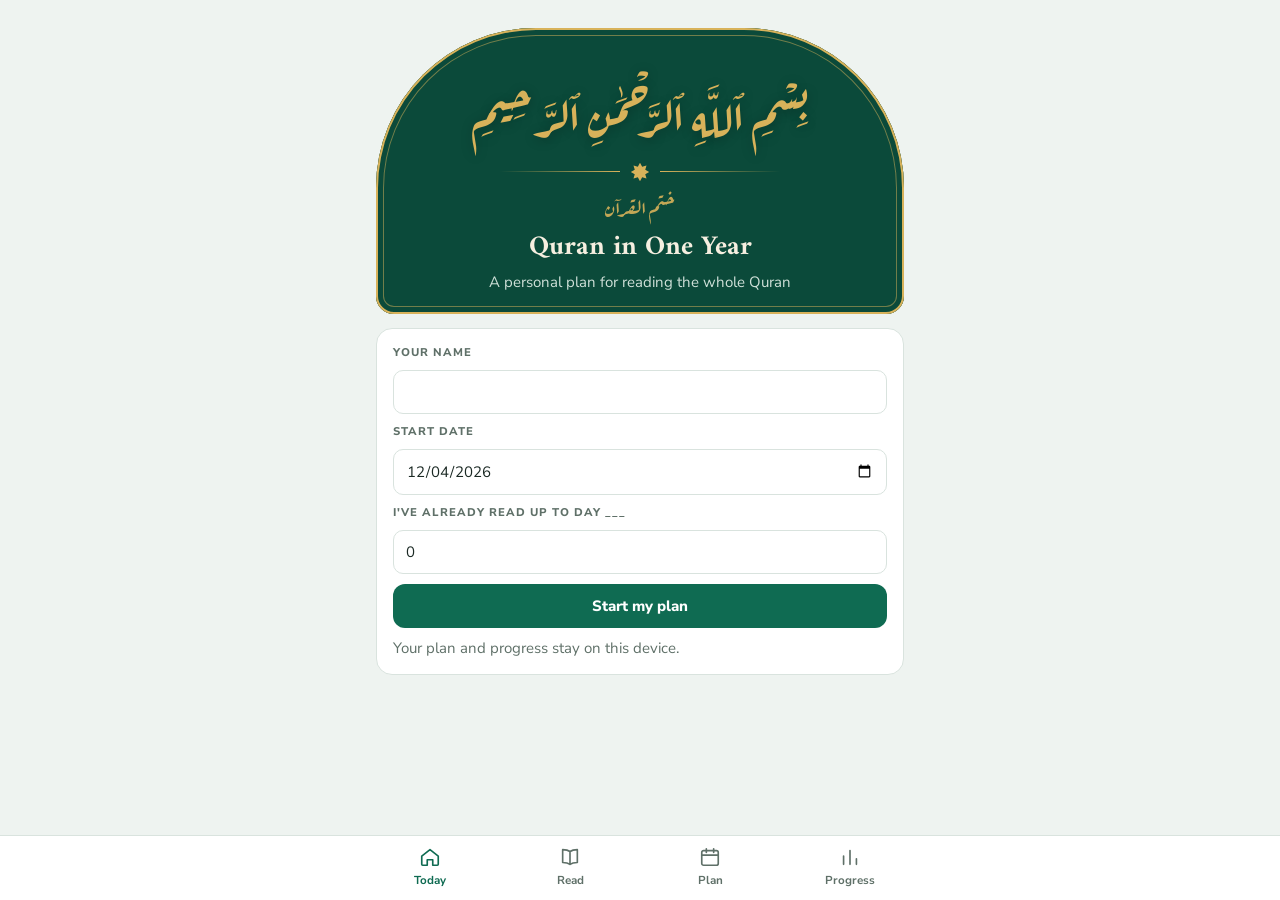
<file: index.html>
<!doctype html>
<html lang="en">
<head>
<meta charset="utf-8"><meta name="viewport" content="width=device-width,initial-scale=1,viewport-fit=cover">
<meta name="theme-color" content="#0f6b52"><meta name="apple-mobile-web-app-capable" content="yes"><meta name="apple-mobile-web-app-status-bar-style" content="default">
<meta name="description" content="Read the whole Quran in one year, with a personal start date and offline access.">
<title>Quran in One Year</title><link rel="manifest" href="./manifest.webmanifest"><link rel="apple-touch-icon" href="./icons/apple-touch-icon.png"><link rel="icon" href="./icons/quran.svg" type="image/svg+xml">
<link rel="preconnect" href="https://fonts.googleapis.com"><link rel="preconnect" href="https://fonts.gstatic.com" crossorigin><link rel="stylesheet" href="https://fonts.googleapis.com/css2?family=Amiri:wght@700&family=Amiri+Quran&family=Aref+Ruqaa:wght@700&family=Noto+Sans+Bengali:wght@400;600&family=Nunito+Sans:wght@400;600;700;800&display=swap">
<link rel="stylesheet" href="./styles.css">
</head><body>
<main class="screen" id="app" aria-live="polite"></main>
<nav class="tabs" role="tablist" aria-label="Main navigation" hidden>
<button role="tab" data-v="today" aria-selected="true"><svg viewBox="0 0 24 24"><path d="M3 11l9-7 9 7v9a1 1 0 0 1-1 1h-5v-6h-6v6H4a1 1 0 0 1-1-1z"/></svg>Today</button>
<button role="tab" data-v="read" aria-selected="false"><svg viewBox="0 0 24 24"><path d="M12 6c-2-1.5-5-2-8-2v14c3 0 6 .5 8 2 2-1.5 5-2 8-2V4c-3 0-6 .5-8 2zM12 6v14"/></svg>Read</button>
<button role="tab" data-v="plan" aria-selected="false"><svg viewBox="0 0 24 24"><rect x="3" y="5" width="18" height="16" rx="2"/><path d="M3 10h18M8 3v4M16 3v4"/></svg>Plan</button>
<button role="tab" data-v="stats" aria-selected="false"><svg viewBox="0 0 24 24"><path d="M5 20V11M12 20V5M19 20v-6"/></svg>Progress</button>
</nav><script type="module" src="./app.js"></script></body></html>
</file>
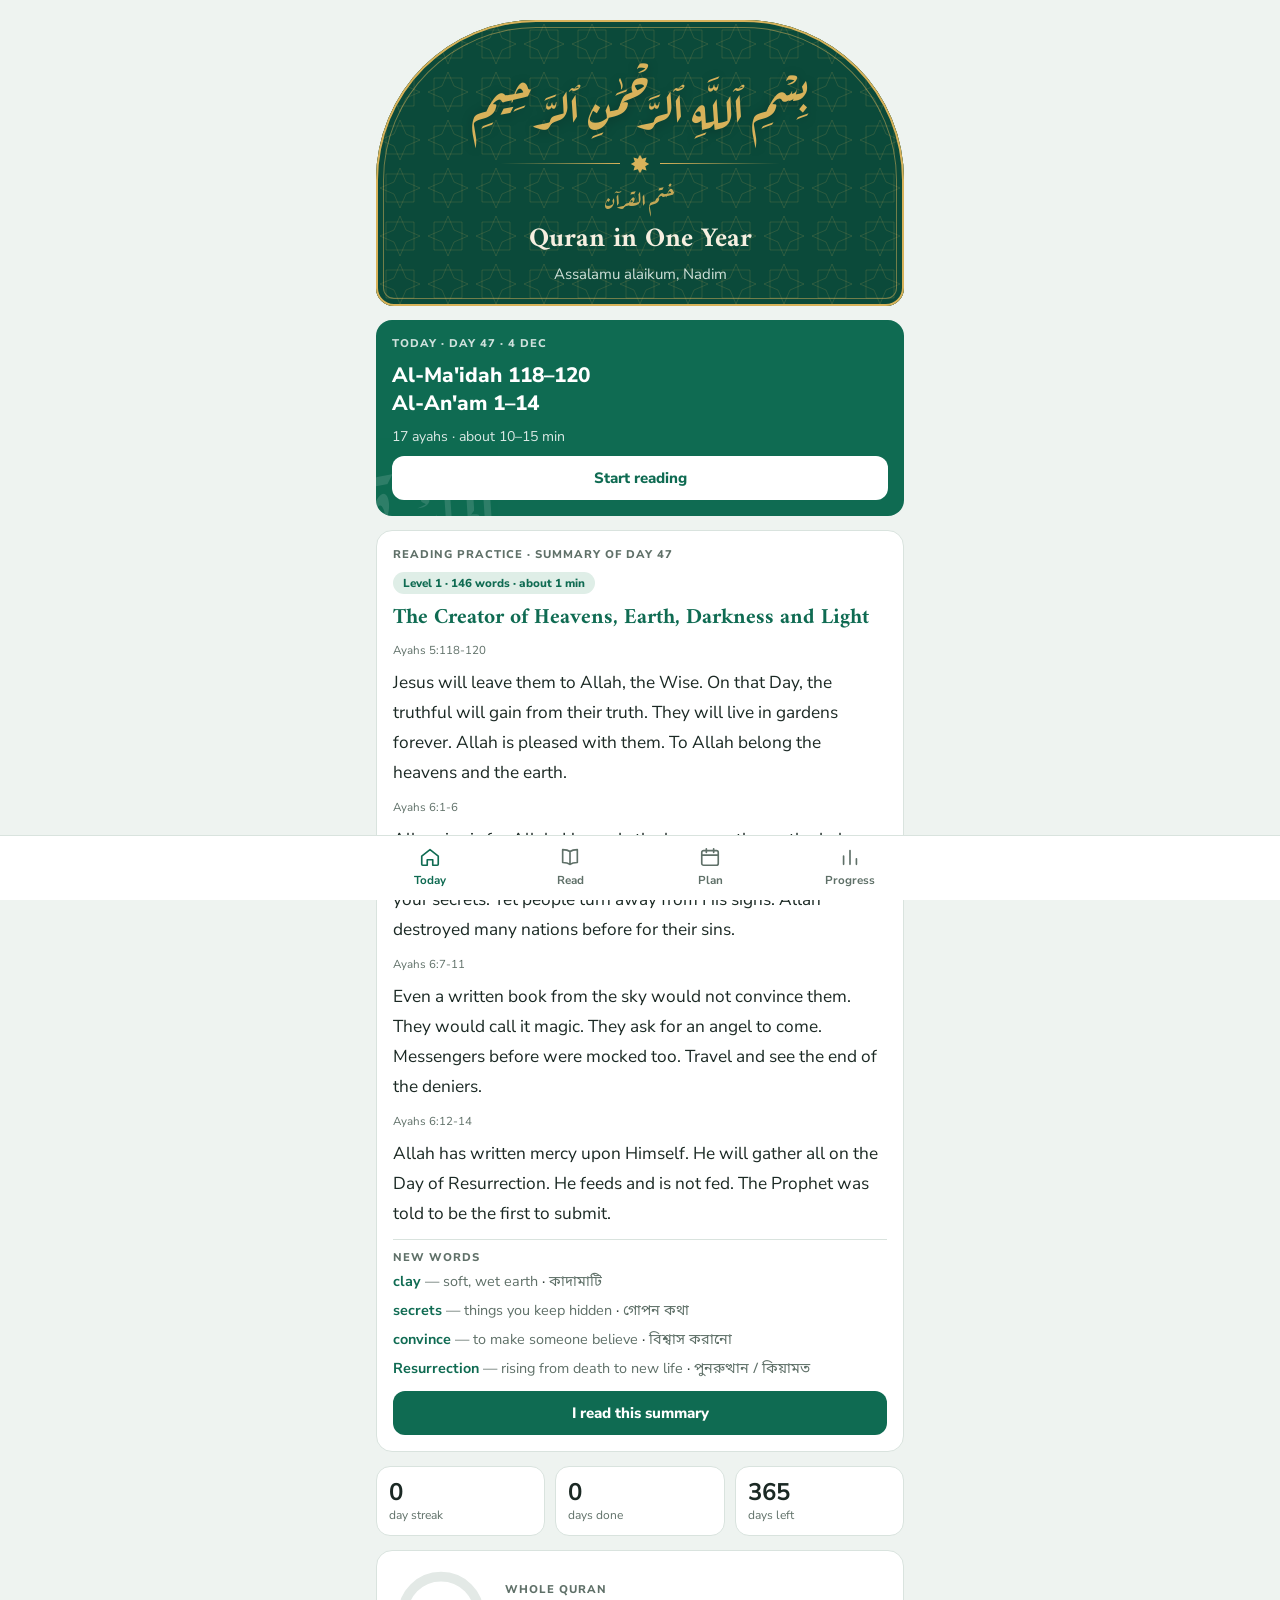
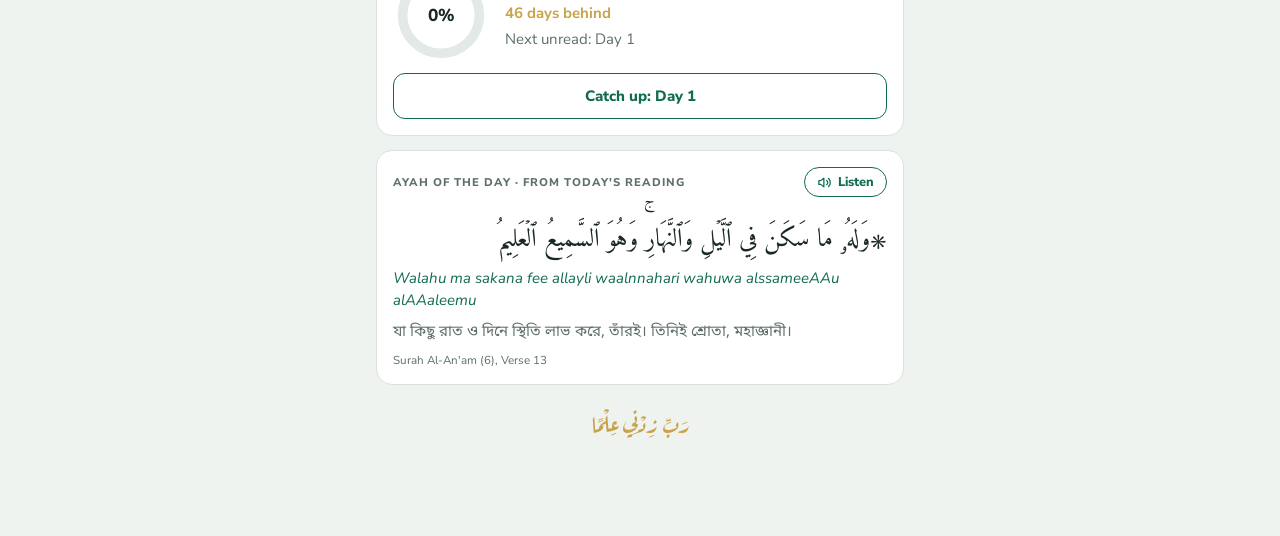
<file: reference/original-index.html>
<!doctype html><html><head><meta charset=utf8><meta name=viewport content="width=device-width,initial-scale=1,viewport-fit=cover"><style>:root{color-scheme:light;box-sizing:border-box;padding-top:env(safe-area-inset-top,0px);padding-bottom:env(safe-area-inset-bottom,0px)}html{scroll-padding-top:env(safe-area-inset-top,0px)}body{margin:0;padding:0;font:14px -apple-system,BlinkMacSystemFont,sans-serif;background:#fff;color:#000}img{max-width:100%}[hidden]:not([hidden=until-found i]){display:none!important}</style></head><body>
<title>Quran in One Year</title>

<link rel="stylesheet" href="https://fonts.googleapis.com/css2?family=Amiri:wght@700&family=Amiri+Quran&family=Aref+Ruqaa:wght@700&family=Noto+Sans+Bengali:wght@400;600&family=Nunito+Sans:wght@400;600;700;800&display=swap">
<style>
/* Layout: phone app shell — scrolling screen + fixed bottom tab bar; deep green header band on Today */
:root{--bg:#eef3f0;--card:#ffffff;--fg:#1b2924;--muted:#5f7068;--line:#d9e3de;--accent:#0f6b52;--accent2:#c9a24a;--soft:#dfeee7;--empty:#e3e9e6;--onacc:#ffffff;--deep:#0b4a3a;--gold:#d8b25a;--goldsoft:rgba(216,178,90,.5);
--display:'Amiri',Georgia,serif;--body:'Nunito Sans',system-ui,sans-serif;--ar:'Amiri Quran','Amiri',serif;--cal:'Aref Ruqaa','Amiri',serif;--bn:'Noto Sans Bengali','Nunito Sans',sans-serif}
@media (prefers-color-scheme:dark){:root:not([data-theme="light"]){--bg:#0e1714;--card:#16221e;--fg:#e3ece8;--muted:#9aaca4;--line:#26352f;--accent:#4fbf98;--accent2:#d9b562;--soft:#1c3029;--empty:#1f2c27;--onacc:#0e1714;color-scheme:dark}}
:root[data-theme="dark"]{--bg:#0e1714;--card:#16221e;--fg:#e3ece8;--muted:#9aaca4;--line:#26352f;--accent:#4fbf98;--accent2:#d9b562;--soft:#1c3029;--empty:#1f2c27;--onacc:#0e1714;color-scheme:dark}
*{box-sizing:border-box}
body{background:var(--bg);color:var(--fg);font-family:var(--body);font-size:15px}
.screen{max-width:560px;margin:0 auto;padding-block:20px calc(96px + env(safe-area-inset-bottom,0px));padding-left:max(16px,env(safe-area-inset-left,0px));padding-right:max(16px,env(safe-area-inset-right,0px));display:flex;flex-direction:column;gap:14px}
.card{background:var(--card);border:1px solid var(--line);border-radius:16px;padding:16px;display:flex;flex-direction:column;gap:10px;min-width:0}
.lbl{font-size:.7rem;letter-spacing:.09em;text-transform:uppercase;color:var(--muted);font-weight:800}
h1{font-family:var(--display);color:var(--accent);font-size:1.9rem;margin:0;line-height:1.2}
.hello{color:var(--muted);margin:0}
.hero{background:var(--accent);color:var(--onacc);border:0}
.hero .lbl{color:var(--onacc);opacity:.8}
.hero .big{font-size:1.3rem;font-weight:800;line-height:1.35}
.hero .meta{opacity:.85;font-size:.88rem}
.btn{font:inherit;font-weight:800;border:0;border-radius:12px;padding:12px 16px;cursor:pointer;background:var(--onacc);color:var(--accent)}
.btn.ghost{background:transparent;border:1px solid var(--accent);color:var(--accent)}
.btn.fill{background:var(--accent);color:var(--onacc)}
button:focus-visible{outline:2px solid var(--accent2);outline-offset:2px}
.tiles{display:grid;grid-template-columns:repeat(3,1fr);gap:10px}
.tile{background:var(--card);border:1px solid var(--line);border-radius:14px;padding:12px;display:flex;flex-direction:column;gap:2px;min-width:0}
.tile b{font-size:1.5rem;font-variant-numeric:tabular-nums;line-height:1.1}
.tile span{font-size:.75rem;color:var(--muted)}
.ringrow{display:flex;align-items:center;gap:16px}
.ring{width:96px;height:96px;flex:none}
.ring circle{fill:none;stroke-width:10}
.ring .bg{stroke:var(--empty)}.ring .fg{stroke:var(--accent);stroke-linecap:round;transition:stroke-dashoffset .6s}
.ring text{fill:var(--fg);font:800 18px var(--body)}
.status{font-weight:700}.status.ok{color:var(--accent)}.status.late{color:var(--accent2)}
.heat{display:grid;grid-template-columns:repeat(auto-fill,minmax(11px,1fr));gap:3px}
.heat i{aspect-ratio:1;border-radius:3px;background:var(--empty);max-width:100%}
.heat i.d{background:var(--accent)}.heat i.t{outline:2px solid var(--accent2);outline-offset:1px}
.juz{display:grid;grid-template-columns:repeat(10,1fr);gap:6px}
.juz div{display:flex;flex-direction:column;align-items:center;gap:3px;font-size:.68rem;color:var(--muted);font-variant-numeric:tabular-nums}
.juz .b{width:100%;height:34px;background:var(--empty);border-radius:6px;position:relative;overflow:hidden}
.juz .b i{position:absolute;left:0;right:0;bottom:0;background:var(--accent)}
.legend{display:flex;gap:14px;font-size:.75rem;color:var(--muted);align-items:center}
.legend i{display:inline-block;width:10px;height:10px;border-radius:3px;margin-right:5px;vertical-align:-1px}
/* reader */
.ay{border-top:1px solid var(--line);padding-top:14px;display:flex;flex-direction:column;gap:8px}
.ar{font-family:var(--ar);font-size:1.7rem;line-height:2.3;direction:rtl;text-align:right}
.tr{font-style:italic;color:var(--accent);line-height:1.5}
.bnt{font-family:var(--bn);color:var(--muted);line-height:1.6}
.sh{font-family:var(--display);font-size:1.3rem;color:var(--accent)}
.ayh{display:flex;justify-content:space-between;align-items:center;gap:8px}
.lis{display:inline-flex;align-items:center;gap:6px;font-size:.8rem;font-weight:800;color:var(--accent);text-decoration:none;border:1px solid var(--accent);border-radius:999px;padding:5px 12px}
.lis svg{width:15px;height:15px;fill:none;stroke:currentColor;stroke-width:2;stroke-linecap:round;stroke-linejoin:round}
.lis:focus-visible{outline:2px solid var(--accent2);outline-offset:2px}
.num{font-size:.72rem;color:var(--muted);font-variant-numeric:tabular-nums}
.nav{display:flex;gap:8px;flex-wrap:wrap}.nav .btn{flex:1}
/* plan list */
h2{font-size:.85rem;margin:8px 0 0;color:var(--accent)}
.row{display:grid;grid-template-columns:24px 62px 1fr;gap:10px;align-items:start;padding:10px 0;border-bottom:1px solid var(--line)}
.row .dt{color:var(--muted);font-size:.78rem;font-variant-numeric:tabular-nums}
.row .rd{min-width:0;text-align:left;font:inherit;background:none;border:0;padding:0;color:var(--fg);cursor:pointer}
.row.done .rd{color:var(--muted);text-decoration:line-through}
.row.now{background:var(--soft);border-radius:8px}
input[type=checkbox]{width:18px;height:18px;accent-color:var(--accent);margin-top:2px}
.src{font-size:.72rem;color:var(--muted)}
/* tab bar */
.tabs{position:fixed;left:0;right:0;bottom:0;background:var(--card);border-top:1px solid var(--line);display:flex;justify-content:center;padding-bottom:env(safe-area-inset-bottom,0px);padding-left:max(8px,env(safe-area-inset-left,0px));padding-right:max(8px,env(safe-area-inset-right,0px));z-index:5}
.tabs button{flex:1;max-width:140px;font:inherit;font-size:.72rem;font-weight:700;background:none;border:0;color:var(--muted);padding:10px 4px 12px;display:flex;flex-direction:column;align-items:center;gap:4px;cursor:pointer}
.tabs svg{width:22px;height:22px;fill:none;stroke:currentColor;stroke-width:1.8;stroke-linecap:round;stroke-linejoin:round}
.tabs button[aria-selected=true]{color:var(--accent)}
.crown{position:relative;border-radius:160px 160px 18px 18px;overflow:hidden;padding:44px 20px 22px;text-align:center;background:var(--deep);color:var(--gold);display:flex;flex-direction:column;align-items:center;gap:8px;box-shadow:inset 0 0 0 2px var(--gold),inset 0 0 0 7px var(--deep),inset 0 0 0 8px var(--goldsoft)}
.crown .pat{position:absolute;inset:0;width:100%;height:100%;pointer-events:none}
.crown .pat path{fill:none;stroke:var(--gold);stroke-width:.7;opacity:.22}
.crown>*:not(.pat){position:relative}
.basmala{font-family:var(--cal);font-size:clamp(2.2rem,10vw,3.2rem);line-height:1.6;color:var(--gold);direction:rtl;margin:0;opacity:0;animation:rise 1.4s ease-out .1s forwards;text-shadow:0 2px 12px rgba(0,0,0,.25)}
.orn{display:flex;align-items:center;gap:10px;width:72%;max-width:280px}
.orn::before,.orn::after{content:"";flex:1;height:1px;background:linear-gradient(90deg,transparent,var(--gold))}
.orn::after{transform:scaleX(-1)}
.orn svg{width:20px;height:20px;flex:none}.orn svg path{fill:var(--gold)}
.crown h1{font-size:1.7rem;color:#f6efe0}
.crown .hello{color:#cfe0d8}
.crown .tag{font-family:var(--cal);font-size:1.35rem;color:var(--gold);direction:rtl;opacity:.9}
.hero{position:relative;overflow:hidden}
.hero .wm{position:absolute;left:-6px;bottom:-26px;font-family:var(--cal);font-size:5.2rem;line-height:1;opacity:.13;color:var(--onacc);pointer-events:none;white-space:nowrap}
.hero>*:not(.wm){position:relative}
.night{gap:8px}
.prac{gap:10px}
.prac h3{font-family:var(--display);font-size:1.35rem;color:var(--accent);margin:0;line-height:1.3;text-wrap:balance}
.prac .ptxt{font-size:1.08rem;line-height:1.75;margin:0;max-width:65ch}
.lvl{display:inline-flex;align-items:center;gap:6px;font-size:.72rem;font-weight:800;color:var(--accent);background:var(--soft);border-radius:999px;padding:3px 10px;width:max-content}
.words{display:flex;flex-direction:column;gap:6px;border-top:1px solid var(--line);padding-top:10px}
.words div{font-size:.9rem;line-height:1.45}.words b{color:var(--accent)}.words span{color:var(--muted)}
.words .wbn{font-family:var(--bn)}
.night .ar{font-size:1.6rem;line-height:2.1}
.closing{text-align:center;font-family:var(--cal);font-size:1.5rem;color:var(--accent2);direction:rtl;margin:4px 0 0}
@keyframes rise{from{opacity:.001;transform:translateY(6px)}to{opacity:1;transform:none}}
@media (prefers-reduced-motion:reduce){.basmala{animation:none;opacity:1}}
@media (prefers-reduced-motion:reduce){.ring .fg{transition:none}}
</style>

<main class="screen" id="v-today"></main>
<main class="screen" id="v-read" hidden></main>
<main class="screen" id="v-plan" hidden></main>
<main class="screen" id="v-stats" hidden></main>

<nav class="tabs" role="tablist">
 <button role="tab" data-v="today" aria-selected="true"><svg viewBox="0 0 24 24"><path d="M3 11l9-7 9 7v9a1 1 0 0 1-1 1h-5v-6h-6v6H4a1 1 0 0 1-1-1z"/></svg>Today</button>
 <button role="tab" data-v="read" aria-selected="false"><svg viewBox="0 0 24 24"><path d="M12 6c-2-1.5-5-2-8-2v14c3 0 6 .5 8 2 2-1.5 5-2 8-2V4c-3 0-6 .5-8 2zM12 6v14"/></svg>Read</button>
 <button role="tab" data-v="plan" aria-selected="false"><svg viewBox="0 0 24 24"><rect x="3" y="5" width="18" height="16" rx="2"/><path d="M3 10h18M8 3v4M16 3v4"/></svg>Plan</button>
 <button role="tab" data-v="stats" aria-selected="false"><svg viewBox="0 0 24 24"><path d="M5 20V11M12 20V5M19 20v-6"/></svg>Progress</button>
</nav>

<script>
const D=[{"d":1,"date":"2026-10-19","p":[[1,1,7],[2,1,10]]},{"d":2,"date":"2026-10-20","p":[[2,11,27]]},{"d":3,"date":"2026-10-21","p":[[2,28,44]]},{"d":4,"date":"2026-10-22","p":[[2,45,61]]},{"d":5,"date":"2026-10-23","p":[[2,62,78]]},{"d":6,"date":"2026-10-24","p":[[2,79,96]]},{"d":7,"date":"2026-10-25","p":[[2,97,113]]},{"d":8,"date":"2026-10-26","p":[[2,114,130]]},{"d":9,"date":"2026-10-27","p":[[2,131,147]]},{"d":10,"date":"2026-10-28","p":[[2,148,164]]},{"d":11,"date":"2026-10-29","p":[[2,165,181]]},{"d":12,"date":"2026-10-30","p":[[2,182,198]]},{"d":13,"date":"2026-10-31","p":[[2,199,215]]},{"d":14,"date":"2026-11-01","p":[[2,216,232]]},{"d":15,"date":"2026-11-02","p":[[2,233,249]]},{"d":16,"date":"2026-11-03","p":[[2,250,266]]},{"d":17,"date":"2026-11-04","p":[[2,267,283]]},{"d":18,"date":"2026-11-05","p":[[2,284,286],[3,1,15]]},{"d":19,"date":"2026-11-06","p":[[3,16,32]]},{"d":20,"date":"2026-11-07","p":[[3,33,49]]},{"d":21,"date":"2026-11-08","p":[[3,50,66]]},{"d":22,"date":"2026-11-09","p":[[3,67,83]]},{"d":23,"date":"2026-11-10","p":[[3,84,100]]},{"d":24,"date":"2026-11-11","p":[[3,101,117]]},{"d":25,"date":"2026-11-12","p":[[3,118,134]]},{"d":26,"date":"2026-11-13","p":[[3,135,151]]},{"d":27,"date":"2026-11-14","p":[[3,152,168]]},{"d":28,"date":"2026-11-15","p":[[3,169,185]]},{"d":29,"date":"2026-11-16","p":[[3,186,200],[4,1,2]]},{"d":30,"date":"2026-11-17","p":[[4,3,20]]},{"d":31,"date":"2026-11-18","p":[[4,21,37]]},{"d":32,"date":"2026-11-19","p":[[4,38,54]]},{"d":33,"date":"2026-11-20","p":[[4,55,71]]},{"d":34,"date":"2026-11-21","p":[[4,72,88]]},{"d":35,"date":"2026-11-22","p":[[4,89,105]]},{"d":36,"date":"2026-11-23","p":[[4,106,122]]},{"d":37,"date":"2026-11-24","p":[[4,123,139]]},{"d":38,"date":"2026-11-25","p":[[4,140,156]]},{"d":39,"date":"2026-11-26","p":[[4,157,173]]},{"d":40,"date":"2026-11-27","p":[[4,174,176],[5,1,14]]},{"d":41,"date":"2026-11-28","p":[[5,15,31]]},{"d":42,"date":"2026-11-29","p":[[5,32,49]]},{"d":43,"date":"2026-11-30","p":[[5,50,66]]},{"d":44,"date":"2026-12-01","p":[[5,67,83]]},{"d":45,"date":"2026-12-02","p":[[5,84,100]]},{"d":46,"date":"2026-12-03","p":[[5,101,117]]},{"d":47,"date":"2026-12-04","p":[[5,118,120],[6,1,14]]},{"d":48,"date":"2026-12-05","p":[[6,15,31]]},{"d":49,"date":"2026-12-06","p":[[6,32,48]]},{"d":50,"date":"2026-12-07","p":[[6,49,65]]},{"d":51,"date":"2026-12-08","p":[[6,66,82]]},{"d":52,"date":"2026-12-09","p":[[6,83,99]]},{"d":53,"date":"2026-12-10","p":[[6,100,117]]},{"d":54,"date":"2026-12-11","p":[[6,118,134]]},{"d":55,"date":"2026-12-12","p":[[6,135,151]]},{"d":56,"date":"2026-12-13","p":[[6,152,165],[7,1,3]]},{"d":57,"date":"2026-12-14","p":[[7,4,20]]},{"d":58,"date":"2026-12-15","p":[[7,21,37]]},{"d":59,"date":"2026-12-16","p":[[7,38,54]]},{"d":60,"date":"2026-12-17","p":[[7,55,71]]},{"d":61,"date":"2026-12-18","p":[[7,72,88]]},{"d":62,"date":"2026-12-19","p":[[7,89,105]]},{"d":63,"date":"2026-12-20","p":[[7,106,122]]},{"d":64,"date":"2026-12-21","p":[[7,123,139]]},{"d":65,"date":"2026-12-22","p":[[7,140,157]]},{"d":66,"date":"2026-12-23","p":[[7,158,174]]},{"d":67,"date":"2026-12-24","p":[[7,175,191]]},{"d":68,"date":"2026-12-25","p":[[7,192,206],[8,1,2]]},{"d":69,"date":"2026-12-26","p":[[8,3,19]]},{"d":70,"date":"2026-12-27","p":[[8,20,36]]},{"d":71,"date":"2026-12-28","p":[[8,37,53]]},{"d":72,"date":"2026-12-29","p":[[8,54,70]]},{"d":73,"date":"2026-12-30","p":[[8,71,75],[9,1,12]]},{"d":74,"date":"2026-12-31","p":[[9,13,29]]},{"d":75,"date":"2027-01-01","p":[[9,30,46]]},{"d":76,"date":"2027-01-02","p":[[9,47,63]]},{"d":77,"date":"2027-01-03","p":[[9,64,81]]},{"d":78,"date":"2027-01-04","p":[[9,82,98]]},{"d":79,"date":"2027-01-05","p":[[9,99,115]]},{"d":80,"date":"2027-01-06","p":[[9,116,129],[10,1,3]]},{"d":81,"date":"2027-01-07","p":[[10,4,20]]},{"d":82,"date":"2027-01-08","p":[[10,21,37]]},{"d":83,"date":"2027-01-09","p":[[10,38,54]]},{"d":84,"date":"2027-01-10","p":[[10,55,71]]},{"d":85,"date":"2027-01-11","p":[[10,72,88]]},{"d":86,"date":"2027-01-12","p":[[10,89,105]]},{"d":87,"date":"2027-01-13","p":[[10,106,109],[11,1,13]]},{"d":88,"date":"2027-01-14","p":[[11,14,30]]},{"d":89,"date":"2027-01-15","p":[[11,31,48]]},{"d":90,"date":"2027-01-16","p":[[11,49,65]]},{"d":91,"date":"2027-01-17","p":[[11,66,82]]},{"d":92,"date":"2027-01-18","p":[[11,83,99]]},{"d":93,"date":"2027-01-19","p":[[11,100,116]]},{"d":94,"date":"2027-01-20","p":[[11,117,123],[12,1,10]]},{"d":95,"date":"2027-01-21","p":[[12,11,27]]},{"d":96,"date":"2027-01-22","p":[[12,28,44]]},{"d":97,"date":"2027-01-23","p":[[12,45,61]]},{"d":98,"date":"2027-01-24","p":[[12,62,78]]},{"d":99,"date":"2027-01-25","p":[[12,79,95]]},{"d":100,"date":"2027-01-26","p":[[12,96,111],[13,1,1]]},{"d":101,"date":"2027-01-27","p":[[13,2,19]]},{"d":102,"date":"2027-01-28","p":[[13,20,36]]},{"d":103,"date":"2027-01-29","p":[[13,37,43],[14,1,10]]},{"d":104,"date":"2027-01-30","p":[[14,11,27]]},{"d":105,"date":"2027-01-31","p":[[14,28,44]]},{"d":106,"date":"2027-02-01","p":[[14,45,52],[15,1,9]]},{"d":107,"date":"2027-02-02","p":[[15,10,26]]},{"d":108,"date":"2027-02-03","p":[[15,27,43]]},{"d":109,"date":"2027-02-04","p":[[15,44,60]]},{"d":110,"date":"2027-02-05","p":[[15,61,77]]},{"d":111,"date":"2027-02-06","p":[[15,78,94]]},{"d":112,"date":"2027-02-07","p":[[15,95,99],[16,1,13]]},{"d":113,"date":"2027-02-08","p":[[16,14,30]]},{"d":114,"date":"2027-02-09","p":[[16,31,47]]},{"d":115,"date":"2027-02-10","p":[[16,48,64]]},{"d":116,"date":"2027-02-11","p":[[16,65,81]]},{"d":117,"date":"2027-02-12","p":[[16,82,98]]},{"d":118,"date":"2027-02-13","p":[[16,99,115]]},{"d":119,"date":"2027-02-14","p":[[16,116,128],[17,1,4]]},{"d":120,"date":"2027-02-15","p":[[17,5,21]]},{"d":121,"date":"2027-02-16","p":[[17,22,38]]},{"d":122,"date":"2027-02-17","p":[[17,39,55]]},{"d":123,"date":"2027-02-18","p":[[17,56,72]]},{"d":124,"date":"2027-02-19","p":[[17,73,90]]},{"d":125,"date":"2027-02-20","p":[[17,91,107]]},{"d":126,"date":"2027-02-21","p":[[17,108,111],[18,1,13]]},{"d":127,"date":"2027-02-22","p":[[18,14,30]]},{"d":128,"date":"2027-02-23","p":[[18,31,47]]},{"d":129,"date":"2027-02-24","p":[[18,48,64]]},{"d":130,"date":"2027-02-25","p":[[18,65,81]]},{"d":131,"date":"2027-02-26","p":[[18,82,98]]},{"d":132,"date":"2027-02-27","p":[[18,99,110],[19,1,5]]},{"d":133,"date":"2027-02-28","p":[[19,6,22]]},{"d":134,"date":"2027-03-01","p":[[19,23,39]]},{"d":135,"date":"2027-03-02","p":[[19,40,56]]},{"d":136,"date":"2027-03-03","p":[[19,57,74]]},{"d":137,"date":"2027-03-04","p":[[19,75,91]]},{"d":138,"date":"2027-03-05","p":[[19,92,98],[20,1,10]]},{"d":139,"date":"2027-03-06","p":[[20,11,27]]},{"d":140,"date":"2027-03-07","p":[[20,28,44]]},{"d":141,"date":"2027-03-08","p":[[20,45,61]]},{"d":142,"date":"2027-03-09","p":[[20,62,78]]},{"d":143,"date":"2027-03-10","p":[[20,79,95]]},{"d":144,"date":"2027-03-11","p":[[20,96,112]]},{"d":145,"date":"2027-03-12","p":[[20,113,129]]},{"d":146,"date":"2027-03-13","p":[[20,130,135],[21,1,11]]},{"d":147,"date":"2027-03-14","p":[[21,12,28]]},{"d":148,"date":"2027-03-15","p":[[21,29,46]]},{"d":149,"date":"2027-03-16","p":[[21,47,63]]},{"d":150,"date":"2027-03-17","p":[[21,64,80]]},{"d":151,"date":"2027-03-18","p":[[21,81,97]]},{"d":152,"date":"2027-03-19","p":[[21,98,112],[22,1,2]]},{"d":153,"date":"2027-03-20","p":[[22,3,19]]},{"d":154,"date":"2027-03-21","p":[[22,20,36]]},{"d":155,"date":"2027-03-22","p":[[22,37,53]]},{"d":156,"date":"2027-03-23","p":[[22,54,70]]},{"d":157,"date":"2027-03-24","p":[[22,71,78],[23,1,9]]},{"d":158,"date":"2027-03-25","p":[[23,10,26]]},{"d":159,"date":"2027-03-26","p":[[23,27,44]]},{"d":160,"date":"2027-03-27","p":[[23,45,61]]},{"d":161,"date":"2027-03-28","p":[[23,62,78]]},{"d":162,"date":"2027-03-29","p":[[23,79,95]]},{"d":163,"date":"2027-03-30","p":[[23,96,112]]},{"d":164,"date":"2027-03-31","p":[[23,113,118],[24,1,11]]},{"d":165,"date":"2027-04-01","p":[[24,12,28]]},{"d":166,"date":"2027-04-02","p":[[24,29,45]]},{"d":167,"date":"2027-04-03","p":[[24,46,62]]},{"d":168,"date":"2027-04-04","p":[[24,63,64],[25,1,15]]},{"d":169,"date":"2027-04-05","p":[[25,16,32]]},{"d":170,"date":"2027-04-06","p":[[25,33,49]]},{"d":171,"date":"2027-04-07","p":[[25,50,67]]},{"d":172,"date":"2027-04-08","p":[[25,68,77],[26,1,7]]},{"d":173,"date":"2027-04-09","p":[[26,8,24]]},{"d":174,"date":"2027-04-10","p":[[26,25,41]]},{"d":175,"date":"2027-04-11","p":[[26,42,58]]},{"d":176,"date":"2027-04-12","p":[[26,59,75]]},{"d":177,"date":"2027-04-13","p":[[26,76,92]]},{"d":178,"date":"2027-04-14","p":[[26,93,109]]},{"d":179,"date":"2027-04-15","p":[[26,110,126]]},{"d":180,"date":"2027-04-16","p":[[26,127,143]]},{"d":181,"date":"2027-04-17","p":[[26,144,160]]},{"d":182,"date":"2027-04-18","p":[[26,161,177]]},{"d":183,"date":"2027-04-19","p":[[26,178,195]]},{"d":184,"date":"2027-04-20","p":[[26,196,212]]},{"d":185,"date":"2027-04-21","p":[[26,213,227],[27,1,2]]},{"d":186,"date":"2027-04-22","p":[[27,3,19]]},{"d":187,"date":"2027-04-23","p":[[27,20,36]]},{"d":188,"date":"2027-04-24","p":[[27,37,53]]},{"d":189,"date":"2027-04-25","p":[[27,54,70]]},{"d":190,"date":"2027-04-26","p":[[27,71,87]]},{"d":191,"date":"2027-04-27","p":[[27,88,93],[28,1,11]]},{"d":192,"date":"2027-04-28","p":[[28,12,28]]},{"d":193,"date":"2027-04-29","p":[[28,29,45]]},{"d":194,"date":"2027-04-30","p":[[28,46,62]]},{"d":195,"date":"2027-05-01","p":[[28,63,80]]},{"d":196,"date":"2027-05-02","p":[[28,81,88],[29,1,9]]},{"d":197,"date":"2027-05-03","p":[[29,10,26]]},{"d":198,"date":"2027-05-04","p":[[29,27,43]]},{"d":199,"date":"2027-05-05","p":[[29,44,60]]},{"d":200,"date":"2027-05-06","p":[[29,61,69],[30,1,8]]},{"d":201,"date":"2027-05-07","p":[[30,9,25]]},{"d":202,"date":"2027-05-08","p":[[30,26,42]]},{"d":203,"date":"2027-05-09","p":[[30,43,59]]},{"d":204,"date":"2027-05-10","p":[[30,60,60],[31,1,16]]},{"d":205,"date":"2027-05-11","p":[[31,17,33]]},{"d":206,"date":"2027-05-12","p":[[31,34,34],[32,1,16]]},{"d":207,"date":"2027-05-13","p":[[32,17,30],[33,1,4]]},{"d":208,"date":"2027-05-14","p":[[33,5,21]]},{"d":209,"date":"2027-05-15","p":[[33,22,38]]},{"d":210,"date":"2027-05-16","p":[[33,39,55]]},{"d":211,"date":"2027-05-17","p":[[33,56,72]]},{"d":212,"date":"2027-05-18","p":[[33,73,73],[34,1,16]]},{"d":213,"date":"2027-05-19","p":[[34,17,33]]},{"d":214,"date":"2027-05-20","p":[[34,34,50]]},{"d":215,"date":"2027-05-21","p":[[34,51,54],[35,1,13]]},{"d":216,"date":"2027-05-22","p":[[35,14,30]]},{"d":217,"date":"2027-05-23","p":[[35,31,45],[36,1,2]]},{"d":218,"date":"2027-05-24","p":[[36,3,20]]},{"d":219,"date":"2027-05-25","p":[[36,21,37]]},{"d":220,"date":"2027-05-26","p":[[36,38,54]]},{"d":221,"date":"2027-05-27","p":[[36,55,71]]},{"d":222,"date":"2027-05-28","p":[[36,72,83],[37,1,5]]},{"d":223,"date":"2027-05-29","p":[[37,6,22]]},{"d":224,"date":"2027-05-30","p":[[37,23,39]]},{"d":225,"date":"2027-05-31","p":[[37,40,56]]},{"d":226,"date":"2027-06-01","p":[[37,57,73]]},{"d":227,"date":"2027-06-02","p":[[37,74,90]]},{"d":228,"date":"2027-06-03","p":[[37,91,107]]},{"d":229,"date":"2027-06-04","p":[[37,108,124]]},{"d":230,"date":"2027-06-05","p":[[37,125,142]]},{"d":231,"date":"2027-06-06","p":[[37,143,159]]},{"d":232,"date":"2027-06-07","p":[[37,160,176]]},{"d":233,"date":"2027-06-08","p":[[37,177,182],[38,1,11]]},{"d":234,"date":"2027-06-09","p":[[38,12,28]]},{"d":235,"date":"2027-06-10","p":[[38,29,45]]},{"d":236,"date":"2027-06-11","p":[[38,46,62]]},{"d":237,"date":"2027-06-12","p":[[38,63,79]]},{"d":238,"date":"2027-06-13","p":[[38,80,88],[39,1,8]]},{"d":239,"date":"2027-06-14","p":[[39,9,25]]},{"d":240,"date":"2027-06-15","p":[[39,26,42]]},{"d":241,"date":"2027-06-16","p":[[39,43,59]]},{"d":242,"date":"2027-06-17","p":[[39,60,75],[40,1,2]]},{"d":243,"date":"2027-06-18","p":[[40,3,19]]},{"d":244,"date":"2027-06-19","p":[[40,20,36]]},{"d":245,"date":"2027-06-20","p":[[40,37,53]]},{"d":246,"date":"2027-06-21","p":[[40,54,70]]},{"d":247,"date":"2027-06-22","p":[[40,71,85],[41,1,2]]},{"d":248,"date":"2027-06-23","p":[[41,3,19]]},{"d":249,"date":"2027-06-24","p":[[41,20,36]]},{"d":250,"date":"2027-06-25","p":[[41,37,53]]},{"d":251,"date":"2027-06-26","p":[[41,54,54],[42,1,16]]},{"d":252,"date":"2027-06-27","p":[[42,17,33]]},{"d":253,"date":"2027-06-28","p":[[42,34,50]]},{"d":254,"date":"2027-06-29","p":[[42,51,53],[43,1,15]]},{"d":255,"date":"2027-06-30","p":[[43,16,32]]},{"d":256,"date":"2027-07-01","p":[[43,33,49]]},{"d":257,"date":"2027-07-02","p":[[43,50,66]]},{"d":258,"date":"2027-07-03","p":[[43,67,83]]},{"d":259,"date":"2027-07-04","p":[[43,84,89],[44,1,11]]},{"d":260,"date":"2027-07-05","p":[[44,12,28]]},{"d":261,"date":"2027-07-06","p":[[44,29,45]]},{"d":262,"date":"2027-07-07","p":[[44,46,59],[45,1,3]]},{"d":263,"date":"2027-07-08","p":[[45,4,20]]},{"d":264,"date":"2027-07-09","p":[[45,21,37]]},{"d":265,"date":"2027-07-10","p":[[46,1,18]]},{"d":266,"date":"2027-07-11","p":[[46,19,35]]},{"d":267,"date":"2027-07-12","p":[[47,1,17]]},{"d":268,"date":"2027-07-13","p":[[47,18,34]]},{"d":269,"date":"2027-07-14","p":[[47,35,38],[48,1,13]]},{"d":270,"date":"2027-07-15","p":[[48,14,29],[49,1,1]]},{"d":271,"date":"2027-07-16","p":[[49,2,18]]},{"d":272,"date":"2027-07-17","p":[[50,1,17]]},{"d":273,"date":"2027-07-18","p":[[50,18,34]]},{"d":274,"date":"2027-07-19","p":[[50,35,45],[51,1,6]]},{"d":275,"date":"2027-07-20","p":[[51,7,23]]},{"d":276,"date":"2027-07-21","p":[[51,24,40]]},{"d":277,"date":"2027-07-22","p":[[51,41,58]]},{"d":278,"date":"2027-07-23","p":[[51,59,60],[52,1,15]]},{"d":279,"date":"2027-07-24","p":[[52,16,32]]},{"d":280,"date":"2027-07-25","p":[[52,33,49]]},{"d":281,"date":"2027-07-26","p":[[53,1,17]]},{"d":282,"date":"2027-07-27","p":[[53,18,34]]},{"d":283,"date":"2027-07-28","p":[[53,35,51]]},{"d":284,"date":"2027-07-29","p":[[53,52,62],[54,1,6]]},{"d":285,"date":"2027-07-30","p":[[54,7,23]]},{"d":286,"date":"2027-07-31","p":[[54,24,40]]},{"d":287,"date":"2027-08-01","p":[[54,41,55],[55,1,2]]},{"d":288,"date":"2027-08-02","p":[[55,3,19]]},{"d":289,"date":"2027-08-03","p":[[55,20,37]]},{"d":290,"date":"2027-08-04","p":[[55,38,54]]},{"d":291,"date":"2027-08-05","p":[[55,55,71]]},{"d":292,"date":"2027-08-06","p":[[55,72,78],[56,1,10]]},{"d":293,"date":"2027-08-07","p":[[56,11,27]]},{"d":294,"date":"2027-08-08","p":[[56,28,44]]},{"d":295,"date":"2027-08-09","p":[[56,45,61]]},{"d":296,"date":"2027-08-10","p":[[56,62,78]]},{"d":297,"date":"2027-08-11","p":[[56,79,95]]},{"d":298,"date":"2027-08-12","p":[[56,96,96],[57,1,16]]},{"d":299,"date":"2027-08-13","p":[[57,17,29],[58,1,4]]},{"d":300,"date":"2027-08-14","p":[[58,5,21]]},{"d":301,"date":"2027-08-15","p":[[58,22,22],[59,1,17]]},{"d":302,"date":"2027-08-16","p":[[59,18,24],[60,1,10]]},{"d":303,"date":"2027-08-17","p":[[60,11,13],[61,1,14]]},{"d":304,"date":"2027-08-18","p":[[62,1,11],[63,1,6]]},{"d":305,"date":"2027-08-19","p":[[63,7,11],[64,1,12]]},{"d":306,"date":"2027-08-20","p":[[64,13,18],[65,1,11]]},{"d":307,"date":"2027-08-21","p":[[65,12,12],[66,1,12],[67,1,4]]},{"d":308,"date":"2027-08-22","p":[[67,5,21]]},{"d":309,"date":"2027-08-23","p":[[67,22,30],[68,1,8]]},{"d":310,"date":"2027-08-24","p":[[68,9,25]]},{"d":311,"date":"2027-08-25","p":[[68,26,42]]},{"d":312,"date":"2027-08-26","p":[[68,43,52],[69,1,7]]},{"d":313,"date":"2027-08-27","p":[[69,8,25]]},{"d":314,"date":"2027-08-28","p":[[69,26,42]]},{"d":315,"date":"2027-08-29","p":[[69,43,52],[70,1,7]]},{"d":316,"date":"2027-08-30","p":[[70,8,24]]},{"d":317,"date":"2027-08-31","p":[[70,25,41]]},{"d":318,"date":"2027-09-01","p":[[70,42,44],[71,1,14]]},{"d":319,"date":"2027-09-02","p":[[71,15,28],[72,1,3]]},{"d":320,"date":"2027-09-03","p":[[72,4,20]]},{"d":321,"date":"2027-09-04","p":[[72,21,28],[73,1,9]]},{"d":322,"date":"2027-09-05","p":[[73,10,20],[74,1,6]]},{"d":323,"date":"2027-09-06","p":[[74,7,23]]},{"d":324,"date":"2027-09-07","p":[[74,24,41]]},{"d":325,"date":"2027-09-08","p":[[74,42,56],[75,1,2]]},{"d":326,"date":"2027-09-09","p":[[75,3,19]]},{"d":327,"date":"2027-09-10","p":[[75,20,36]]},{"d":328,"date":"2027-09-11","p":[[75,37,40],[76,1,13]]},{"d":329,"date":"2027-09-12","p":[[76,14,30]]},{"d":330,"date":"2027-09-13","p":[[76,31,31],[77,1,16]]},{"d":331,"date":"2027-09-14","p":[[77,17,33]]},{"d":332,"date":"2027-09-15","p":[[77,34,50]]},{"d":333,"date":"2027-09-16","p":[[78,1,17]]},{"d":334,"date":"2027-09-17","p":[[78,18,34]]},{"d":335,"date":"2027-09-18","p":[[78,35,40],[79,1,11]]},{"d":336,"date":"2027-09-19","p":[[79,12,29]]},{"d":337,"date":"2027-09-20","p":[[79,30,46]]},{"d":338,"date":"2027-09-21","p":[[80,1,17]]},{"d":339,"date":"2027-09-22","p":[[80,18,34]]},{"d":340,"date":"2027-09-23","p":[[80,35,42],[81,1,9]]},{"d":341,"date":"2027-09-24","p":[[81,10,26]]},{"d":342,"date":"2027-09-25","p":[[81,27,29],[82,1,14]]},{"d":343,"date":"2027-09-26","p":[[82,15,19],[83,1,12]]},{"d":344,"date":"2027-09-27","p":[[83,13,29]]},{"d":345,"date":"2027-09-28","p":[[83,30,36],[84,1,10]]},{"d":346,"date":"2027-09-29","p":[[84,11,25],[85,1,2]]},{"d":347,"date":"2027-09-30","p":[[85,3,19]]},{"d":348,"date":"2027-10-01","p":[[85,20,22],[86,1,15]]},{"d":349,"date":"2027-10-02","p":[[86,16,17],[87,1,15]]},{"d":350,"date":"2027-10-03","p":[[87,16,19],[88,1,13]]},{"d":351,"date":"2027-10-04","p":[[88,14,26],[89,1,4]]},{"d":352,"date":"2027-10-05","p":[[89,5,21]]},{"d":353,"date":"2027-10-06","p":[[89,22,30],[90,1,8]]},{"d":354,"date":"2027-10-07","p":[[90,9,20],[91,1,5]]},{"d":355,"date":"2027-10-08","p":[[91,6,15],[92,1,7]]},{"d":356,"date":"2027-10-09","p":[[92,8,21],[93,1,3]]},{"d":357,"date":"2027-10-10","p":[[93,4,11],[94,1,8],[95,1,1]]},{"d":358,"date":"2027-10-11","p":[[95,2,8],[96,1,10]]},{"d":359,"date":"2027-10-12","p":[[96,11,19],[97,1,5],[98,1,3]]},{"d":360,"date":"2027-10-13","p":[[98,4,8],[99,1,8],[100,1,5]]},{"d":361,"date":"2027-10-14","p":[[100,6,11],[101,1,11]]},{"d":362,"date":"2027-10-15","p":[[102,1,8],[103,1,3],[104,1,6]]},{"d":363,"date":"2027-10-16","p":[[104,7,9],[105,1,5],[106,1,4],[107,1,5]]},{"d":364,"date":"2027-10-17","p":[[107,6,7],[108,1,3],[109,1,6],[110,1,3],[111,1,3]]},{"d":365,"date":"2027-10-18","p":[[111,4,5],[112,1,4],[113,1,5],[114,1,6]]}],N=["Al-Fatihah", "Al-Baqarah", "Ali 'Imran", "An-Nisa", "Al-Ma'idah", "Al-An'am", "Al-A'raf", "Al-Anfal", "At-Tawbah", "Yunus", "Hud", "Yusuf", "Ar-Ra'd", "Ibrahim", "Al-Hijr", "An-Nahl", "Al-Isra", "Al-Kahf", "Maryam", "Ta-Ha", "Al-Anbiya", "Al-Hajj", "Al-Mu'minun", "An-Nur", "Al-Furqan", "Ash-Shu'ara", "An-Naml", "Al-Qasas", "Al-'Ankabut", "Ar-Rum", "Luqman", "As-Sajdah", "Al-Ahzab", "Saba", "Fatir", "Ya-Sin", "As-Saffat", "Sad", "Az-Zumar", "Ghafir", "Fussilat", "Ash-Shura", "Az-Zukhruf", "Ad-Dukhan", "Al-Jathiyah", "Al-Ahqaf", "Muhammad", "Al-Fath", "Al-Hujurat", "Qaf", "Adh-Dhariyat", "At-Tur", "An-Najm", "Al-Qamar", "Ar-Rahman", "Al-Waqi'ah", "Al-Hadid", "Al-Mujadilah", "Al-Hashr", "Al-Mumtahanah", "As-Saff", "Al-Jumu'ah", "Al-Munafiqun", "At-Taghabun", "At-Talaq", "At-Tahrim", "Al-Mulk", "Al-Qalam", "Al-Haqqah", "Al-Ma'arij", "Nuh", "Al-Jinn", "Al-Muzzammil", "Al-Muddaththir", "Al-Qiyamah", "Al-Insan", "Al-Mursalat", "An-Naba", "An-Nazi'at", "'Abasa", "At-Takwir", "Al-Infitar", "Al-Mutaffifin", "Al-Inshiqaq", "Al-Buruj", "At-Tariq", "Al-A'la", "Al-Ghashiyah", "Al-Fajr", "Al-Balad", "Ash-Shams", "Al-Layl", "Ad-Duha", "Ash-Sharh", "At-Tin", "Al-'Alaq", "Al-Qadr", "Al-Bayyinah", "Az-Zalzalah", "Al-'Adiyat", "Al-Qari'ah", "At-Takathur", "Al-'Asr", "Al-Humazah", "Al-Fil", "Quraysh", "Al-Ma'un", "Al-Kawthar", "Al-Kafirun", "An-Nasr", "Al-Masad", "Al-Ikhlas", "Al-Falaq", "An-Nas"],AR=["الفاتحة", "البقرة", "آل عمران", "النساء", "المائدة", "الأنعام", "الأعراف", "الأنفال", "التوبة", "يونس", "هود", "يوسف", "الرعد", "ابراهيم", "الحجر", "النحل", "الإسراء", "الكهف", "مريم", "طه", "الأنبياء", "الحج", "المؤمنون", "النور", "الفرقان", "الشعراء", "النمل", "القصص", "العنكبوت", "الروم", "لقمان", "السجدة", "الأحزاب", "سبإ", "فاطر", "يس", "الصافات", "ص", "الزمر", "غافر", "فصلت", "الشورى", "الزخرف", "الدخان", "الجاثية", "الأحقاف", "محمد", "الفتح", "الحجرات", "ق", "الذاريات", "الطور", "النجم", "القمر", "الرحمن", "الواقعة", "الحديد", "المجادلة", "الحشر", "الممتحنة", "الصف", "الجمعة", "المنافقون", "التغابن", "الطلاق", "التحريم", "الملك", "القلم", "الحاقة", "المعارج", "نوح", "الجن", "المزمل", "المدثر", "القيامة", "الانسان", "المرسلات", "النبإ", "النازعات", "عبس", "التكوير", "الإنفطار", "المطففين", "الإنشقاق", "البروج", "الطارق", "الأعلى", "الغاشية", "الفجر", "البلد", "الشمس", "الليل", "الضحى", "الشرح", "التين", "العلق", "القدر", "البينة", "الزلزلة", "العاديات", "القارعة", "التكاثر", "العصر", "الهمزة", "الفيل", "قريش", "الماعون", "الكوثر", "الكافرون", "النصر", "المسد", "الإخلاص", "الفلق", "الناس"];
const JUZ=[[1,1],[2,142],[2,253],[3,93],[4,24],[4,148],[5,82],[6,111],[7,88],[8,41],[9,93],[11,6],[12,53],[15,1],[17,1],[18,75],[21,1],[23,1],[25,21],[27,56],[29,46],[33,31],[36,28],[39,32],[41,47],[46,1],[51,31],[58,1],[67,1],[78,1]];
let Q=null,sel=null,view='today',done={};
let meta=null;
try{meta=JSON.parse(localStorage.getItem('qmeta')||'null')}catch(e){}
if(!meta||!meta.done){meta={done:{},prac:{}};
 try{const o=JSON.parse(localStorage.getItem('qdone')||'{}');for(const k in o)if(o[k])meta.done[k]={v:1,t:0}}catch(e){}
 try{const o=JSON.parse(localStorage.getItem('qprac')||'{}');for(const k in o)if(o[k])meta.prac[k]={v:1,t:0}}catch(e){}}
let prac={};
function derive(){done={};prac={};for(const k in meta.done)if(meta.done[k].v)done[k]=1;for(const k in meta.prac)if(meta.prac[k].v)prac[k]=1}
derive();
function mergeMeta(a,b){const out={done:{},prac:{}};for(const kind of ['done','prac']){const A=(a&&a[kind])||{},B=(b&&b[kind])||{};for(const k of new Set([...Object.keys(A),...Object.keys(B)])){const x=A[k],y=B[k];out[kind][k]=!x?y:!y?x:(y.t>x.t?y:x)}}return out}
function toggle(kind,d){const on=kind==='done'?done[d]:prac[d];meta[kind][d]={v:on?0:1,t:Date.now()};derive();save();render()}
try{const v=localStorage.getItem('qview');if(v)view=v}catch(e){}
function save(){try{localStorage.setItem('qmeta',JSON.stringify(meta));localStorage.setItem('qdone',JSON.stringify(done));localStorage.setItem('qprac',JSON.stringify(prac))}catch(e){}}
const $=id=>document.getElementById(id);
const esc=x=>String(x).replace(/&/g,'&amp;').replace(/</g,'&lt;');
const txt=p=>`${N[p[0]-1]} ${p[1]}–${p[2]}`;
const fmt=s=>new Date(s+'T00:00').toLocaleDateString('en-GB',{day:'numeric',month:'short'});
const todayISO=(()=>{const t=new Date();return new Date(t-t.getTimezoneOffset()*6e4).toISOString().slice(0,10)})();
const todayIdx=(()=>{const i=D.findIndex(d=>d.date===todayISO);if(i>=0)return i;return todayISO<D[0].date?0:364})();
const nDone=()=>Object.keys(done).length;
const ayahs=d=>d.p.reduce((s,p)=>s+p[2]-p[1]+1,0);
function streak(){let i=done[D[todayIdx].d]?todayIdx:todayIdx-1,s=0;while(i>=0&&done[D[i].d]){s++;i--}return s}
function nextUnread(){return D.find(d=>!done[d.d])||D[364]}
// global ayah index (1-based) for juz progress
const SC=[7,286,200,176,120,165,206,75,129,109,123,111,43,52,99,128,111,110,98,135,112,78,118,64,77,227,93,88,69,60,34,30,73,54,45,83,182,88,75,85,54,53,89,59,37,35,38,29,18,45,60,49,62,55,78,96,29,22,24,13,14,11,11,18,12,12,30,52,52,44,28,28,20,56,40,31,50,40,46,42,29,19,36,25,22,17,19,26,30,20,15,21,11,8,8,19,5,8,8,11,11,8,3,9,5,4,7,3,6,3,5,4,5,6];
const OFF=[0];SC.forEach(c=>OFF.push(OFF[OFF.length-1]+c));
const gi=(s,a)=>OFF[s-1]+a;

function pickAyah(t){let best=null;t.p.forEach(p=>{for(let a=p[1];a<=p[2];a++){const v=Q[p[0]-1][a-1];const w=v[0].split(/\s+/).length;if(w<3)continue;if(!best||v[0].length<best.v[0].length)best={s:p[0],a,v}}});return best}
function nightCard(t){
 if(!Q)return `<section class="card night"><span class="lbl">Ayah of the day</span><p class="hello">Loading…</p></section>`;
 const b=pickAyah(t);if(!b)return '';
 return `<section class="card night"><div class="ayh"><span class="lbl">Ayah of the day · from today's reading</span><a class="lis" href="https://quran.com/${b.s}/${b.a}" target="_blank" rel="noopener"><svg viewBox="0 0 24 24"><path d="M11 5L6 9H3v6h3l5 4z"/><path d="M15.5 8.5a5 5 0 0 1 0 7M18.5 5.5a9 9 0 0 1 0 13"/></svg>Listen</a></div>
 <div class="ar" lang="ar">${esc(b.v[0])}</div><div class="tr">${esc(b.v[1])}</div><div class="bnt" lang="bn">${esc(b.v[2])}</div>
 <span class="num">Surah ${N[b.s-1]} (${b.s}), Verse ${b.a}</span></section>`}
let S={},Sready=false;
function pracCard(t){
 const x=S['day-'+t.d];
 if(!x)return `<section class="card prac"><span class="lbl">Reading practice · Day ${t.d}</span><p class="hello">${Sready?'Summary not available for this day.':'Loading summary…'}</p></section>`;
 const mins=Math.max(1,Math.round((x.words||0)/100));
 return `<section class="card prac"><span class="lbl">Reading practice · summary of Day ${t.d}</span><span class="lvl">Level ${esc(x.level)} · ${x.words||''} words · about ${mins} min</span>
 <h3>${esc(x.title||'')}</h3>${(x.paragraphs||[{text:x.text||''}]).map(p=>`${p.ref?`<span class="num">Ayahs ${esc(p.ref)}</span>`:''}<p class="ptxt">${esc(p.text||'')}</p>`).join('')}
 ${(x.hardWords&&x.hardWords.length)?`<div class="words"><span class="lbl">New words</span>${x.hardWords.map(w=>`<div><b>${esc(w.w)}</b> <span>— ${esc(w.m)}</span>${w.bn?` · <span class="wbn" lang="bn">${esc(w.bn)}</span>`:''}</div>`).join('')}</div>`:''}
 <button class="btn ${prac[t.d]?'ghost':'fill'}" data-prac="${t.d}">${prac[t.d]?'Read ✓ (tap to undo)':'I read this summary'}</button></section>`}
fetch('../data/summaries.json').then(r=>r.json()).then(m=>{S=Object.fromEntries(Object.entries(m).map(([k,v])=>['day-'+k,v]));Sready=true;render()}).catch(()=>{Sready=true;render()});
function vToday(){
 const t=D[todayIdx],n=nDone(),pct=Math.round(n/365*100),exp=todayIdx+(done[t.d]?1:0),diff=n-todayIdx;
 const st=diff>=0?`<span class="status ok">On track${diff>0?` · ${diff} day${diff>1?'s':''} ahead`:''}</span>`:`<span class="status late">${-diff} day${diff<-1?'s':''} behind</span>`;
 const C=2*Math.PI*40,off=C*(1-n/365);
 const nx=nextUnread();
 return `<header class="crown"><svg class="pat" aria-hidden="true"><defs><pattern id="g8" width="48" height="48" patternUnits="userSpaceOnUse"><path d="M24 4l6 14 14 6-14 6-6 14-6-14-14-6 14-6z"/><path d="M10 10h28v28H10z"/></pattern></defs><rect width="100%" height="100%" fill="url(#g8)" style="stroke:none"/></svg><p class="basmala" lang="ar">بِسْمِ ٱللَّهِ ٱلرَّحْمَٰنِ ٱلرَّحِيمِ</p><div class="orn"><svg viewBox="0 0 24 24"><path d="M12 1l2.6 4.7 5.2-1.5-1.5 5.2L23 12l-4.7 2.6 1.5 5.2-5.2-1.5L12 23l-2.6-4.7-5.2 1.5 1.5-5.2L1 12l4.7-2.6-1.5-5.2 5.2 1.5z"/></svg></div><span class="tag" lang="ar">ختم القرآن</span><h1>Quran in One Year</h1><p class="hello">Assalamu alaikum, Nadim</p></header>
 <section class="card hero"><span class="wm" lang="ar" aria-hidden="true">${AR[t.p[0][0]-1]}</span><span class="lbl">Today · Day ${t.d} · ${fmt(t.date)}</span>
  <span class="big">${t.p.map(txt).join('<br>')}</span>
  <span class="meta">${ayahs(t)} ayahs · about 10–15 min</span>
  <button class="btn" data-open="${t.d}">${done[t.d]?'Read again':'Start reading'}</button></section>
 ${pracCard(t)}
 <div class="tiles"><div class="tile"><b>${streak()}</b><span>day streak</span></div><div class="tile"><b>${n}</b><span>days done</span></div><div class="tile"><b>${365-n}</b><span>days left</span></div></div>
 <section class="card"><div class="ringrow"><svg class="ring" viewBox="0 0 100 100"><circle class="bg" cx="50" cy="50" r="40"/><circle class="fg" cx="50" cy="50" r="40" stroke-dasharray="${C}" stroke-dashoffset="${off}" transform="rotate(-90 50 50)"/><text x="50" y="56" text-anchor="middle">${pct}%</text></svg>
  <div style="display:flex;flex-direction:column;gap:6px;min-width:0"><span class="lbl">Whole Quran</span>${st}<span class="hello">${nx.d!==t.d&&!done[nx.d]?`Next unread: Day ${nx.d}`:'Keep going, one day at a time.'}</span></div></div>
  ${nx.d!==t.d&&!done[nx.d]?`<button class="btn ghost" data-open="${nx.d}">Catch up: Day ${nx.d}</button>`:''}</section>
 ${nightCard(t)}
 <p class="closing" lang="ar">رَبِّ زِدْنِي عِلْمًا</p>`;
}
function vRead(){
 const t=sel||D[todayIdx];sel=t;
 let h=`<section class="card"><span class="lbl">Day ${t.d} · ${fmt(t.date)}</span><span style="font-weight:800;font-size:1.15rem">${t.p.map(txt).join(' + ')}</span><span class="hello">Arabic · English pronunciation · Bangla meaning. Tap Listen to hear the real recitation.</span></section>${pracCard(t)}<section class="card">`;
 if(!Q)h+=`<p class="hello" id="loadmsg">Loading ayahs…</p>`;
 else t.p.forEach(p=>{h+=`<div class="ayh"><span class="sh">${N[p[0]-1]}</span><a class="lis" href="https://quran.com/${p[0]}/${p[1]}-${p[2]}" target="_blank" rel="noopener"><svg viewBox="0 0 24 24"><path d="M11 5L6 9H3v6h3l5 4z"/><path d="M15.5 8.5a5 5 0 0 1 0 7M18.5 5.5a9 9 0 0 1 0 13"/></svg>Listen to all</a></div>`;for(let a=p[1];a<=p[2];a++){const v=Q[p[0]-1][a-1];
  h+=`<div class="ay"><div class="ayh"><span class="num">${p[0]}:${a}</span><a class="lis" href="https://quran.com/${p[0]}/${a}" target="_blank" rel="noopener"><svg viewBox="0 0 24 24"><path d="M11 5L6 9H3v6h3l5 4z"/><path d="M15.5 8.5a5 5 0 0 1 0 7M18.5 5.5a9 9 0 0 1 0 13"/></svg>Listen</a></div><div class="ar" lang="ar">${esc(v[0])}</div><div class="tr">${esc(v[1])}</div><div class="bnt" lang="bn">${esc(v[2])}</div></div>`}});
 h+=`</section><button class="btn fill" id="mark">${done[t.d]?'Done ✓ (tap to undo)':'Mark Day '+t.d+' as done'}</button>
 <div class="nav">${t.d>1?`<button class="btn ghost" data-open="${t.d-1}">← Day ${t.d-1}</button>`:''}${t.d<365?`<button class="btn ghost" data-open="${t.d+1}">Day ${t.d+1} →</button>`:''}</div>
 <p class="src">Text, transliteration and Bangla translation: quran-json by Risan Bagja Pradana (CC BY-SA 4.0), from QuranEnc and Tanzil. Daily summaries are based on the Saheeh International English translation.</p>`;
 return h;
}
function vPlan(){
 let h=`<header><h1>Plan</h1><p class="hello">365 days · 19 Oct 2026 – 18 Oct 2027</p></header><section class="card" style="padding-block:4px">`,m='';
 D.forEach((d,i)=>{const mm=new Date(d.date+'T00:00').toLocaleDateString('en-GB',{month:'long',year:'numeric'});
  if(mm!==m){h+=`<h2>${mm}</h2>`;m=mm}
  h+=`<div class="row${done[d.d]?' done':''}${i===todayIdx?' now':''}" ${i===todayIdx?'id="nowrow"':''}><input type="checkbox" id="c${d.d}" data-d="${d.d}" ${done[d.d]?'checked':''} aria-label="Day ${d.d} done"><span class="dt">Day ${d.d}<br>${fmt(d.date)}</span><button class="rd" data-open="${d.d}">${d.p.map(txt).join('<br>')}</button></div>`});
 return h+'</section>';
}
function vStats(){
 const n=nDone();let read=new Set();D.forEach(d=>{if(done[d.d])d.p.forEach(p=>{for(let a=p[1];a<=p[2];a++)read.add(gi(p[0],a))})});
 const juz=JUZ.map((j,k)=>{const s=gi(...j),e=k<29?gi(...JUZ[k+1])-1:6236;let c=0;for(let x=s;x<=e;x++)if(read.has(x))c++;return c/(e-s+1)});
 const sur=SC.filter((c,k)=>{for(let a=1;a<=c;a++)if(!read.has(gi(k+1,a)))return false;return true}).length;
 return `<header><h1>Progress</h1><p class="hello">${read.size.toLocaleString()} of 6,236 ayahs read</p></header>
 <div class="tiles"><div class="tile"><b>${juz.filter(x=>x>=1).length}</b><span>of 30 juz</span></div><div class="tile"><b>${sur}</b><span>of 114 surahs</span></div><div class="tile"><b>${streak()}</b><span>day streak</span></div></div>
 <section class="card"><span class="lbl">Juz progress</span><div class="juz">${juz.map((x,k)=>`<div><span class="b"><i style="height:${Math.round(x*100)}%"></i></span>${k+1}</div>`).join('')}</div></section>
 <section class="card"><span class="lbl">Your 365 days</span><div class="heat">${D.map((d,i)=>`<i class="${done[d.d]?'d':''}${i===todayIdx?' t':''}" title="Day ${d.d}"></i>`).join('')}</div>
 <div class="legend"><span><i style="background:var(--accent)"></i>Done</span><span><i style="background:var(--empty)"></i>Not yet</span><span><i style="outline:2px solid var(--accent2);background:var(--empty)"></i>Today</span></div></section>`;
}
const V={today:vToday,read:vRead,plan:vPlan,stats:vStats};
function render(scroll){
 ['today','read','plan','stats'].forEach(k=>{$('v-'+k).hidden=k!==view});
 $('v-'+view).innerHTML=V[view]();
 document.querySelectorAll('.tabs button').forEach(b=>b.setAttribute('aria-selected',b.dataset.v===view));
 if(scroll==='top')window.scrollTo(0,0);
 if(scroll==='now'){const r=$('nowrow');if(r)r.scrollIntoView({block:'center'})}
}
function go(v,scroll){view=v;try{localStorage.setItem('qview',v)}catch(e){}render(scroll)}
document.querySelector('.tabs').addEventListener('click',e=>{const b=e.target.closest('[data-v]');if(!b)return;if(b.dataset.v==='read'&&view!=='read')sel=sel||D[todayIdx];go(b.dataset.v,b.dataset.v==='plan'?'now':'top')});
document.addEventListener('click',e=>{const o=e.target.closest('[data-open]');if(o){sel=D[o.dataset.open-1];go('read','top');return}
 const pb=e.target.closest('[data-prac]');if(pb){toggle('prac',pb.dataset.prac);return}
 if(e.target.id==='mark'){toggle('done',String(sel.d))}});
document.addEventListener('change',e=>{const d=e.target.dataset&&e.target.dataset.d;if(!d)return;toggle('done',d)});
render('top');
fetch('../data/quran-data.json').then(r=>r.json()).then(j=>{Q=j;if(view==='read'||view==='today')render()}).catch(()=>{const m=$('loadmsg');if(m)m.textContent='Could not load ayahs. Reload the page.'});
</script>

</body></html>
</file>
<file: styles.css>
/* Layout: phone app shell — scrolling screen + fixed bottom tab bar; deep green header band on Today */
:root{--bg:#eef3f0;--card:#ffffff;--fg:#1b2924;--muted:#5f7068;--line:#d9e3de;--accent:#0f6b52;--accent2:#c9a24a;--soft:#dfeee7;--empty:#e3e9e6;--onacc:#ffffff;--deep:#0b4a3a;--gold:#d8b25a;--goldsoft:rgba(216,178,90,.5);
--display:'Amiri',Georgia,serif;--body:'Nunito Sans',system-ui,sans-serif;--ar:'Amiri Quran','Amiri',serif;--cal:'Aref Ruqaa','Amiri',serif;--bn:'Noto Sans Bengali','Nunito Sans',sans-serif}
@media (prefers-color-scheme:dark){:root:not([data-theme="light"]){--bg:#0e1714;--card:#16221e;--fg:#e3ece8;--muted:#9aaca4;--line:#26352f;--accent:#4fbf98;--accent2:#d9b562;--soft:#1c3029;--empty:#1f2c27;--onacc:#0e1714;color-scheme:dark}}
:root[data-theme="dark"]{--bg:#0e1714;--card:#16221e;--fg:#e3ece8;--muted:#9aaca4;--line:#26352f;--accent:#4fbf98;--accent2:#d9b562;--soft:#1c3029;--empty:#1f2c27;--onacc:#0e1714;color-scheme:dark}
*{box-sizing:border-box}
body{background:var(--bg);color:var(--fg);font-family:var(--body);font-size:15px}
.screen{max-width:560px;margin:0 auto;padding-block:20px calc(96px + env(safe-area-inset-bottom,0px));padding-left:max(16px,env(safe-area-inset-left,0px));padding-right:max(16px,env(safe-area-inset-right,0px));display:flex;flex-direction:column;gap:14px}
.card{background:var(--card);border:1px solid var(--line);border-radius:16px;padding:16px;display:flex;flex-direction:column;gap:10px;min-width:0}
.lbl{font-size:.7rem;letter-spacing:.09em;text-transform:uppercase;color:var(--muted);font-weight:800}
h1{font-family:var(--display);color:var(--accent);font-size:1.9rem;margin:0;line-height:1.2}
.hello{color:var(--muted);margin:0}
.hero{background:var(--accent);color:var(--onacc);border:0}
.hero .lbl{color:var(--onacc);opacity:.8}
.hero .big{font-size:1.3rem;font-weight:800;line-height:1.35}
.hero .meta{opacity:.85;font-size:.88rem}
.btn{font:inherit;font-weight:800;border:0;border-radius:12px;padding:12px 16px;cursor:pointer;background:var(--onacc);color:var(--accent)}
.btn.ghost{background:transparent;border:1px solid var(--accent);color:var(--accent)}
.btn.fill{background:var(--accent);color:var(--onacc)}
button:focus-visible{outline:2px solid var(--accent2);outline-offset:2px}
.tiles{display:grid;grid-template-columns:repeat(3,1fr);gap:10px}
.tile{background:var(--card);border:1px solid var(--line);border-radius:14px;padding:12px;display:flex;flex-direction:column;gap:2px;min-width:0}
.tile b{font-size:1.5rem;font-variant-numeric:tabular-nums;line-height:1.1}
.tile span{font-size:.75rem;color:var(--muted)}
.ringrow{display:flex;align-items:center;gap:16px}
.ring{width:96px;height:96px;flex:none}
.ring circle{fill:none;stroke-width:10}
.ring .bg{stroke:var(--empty)}.ring .fg{stroke:var(--accent);stroke-linecap:round;transition:stroke-dashoffset .6s}
.ring text{fill:var(--fg);font:800 18px var(--body)}
.status{font-weight:700}.status.ok{color:var(--accent)}.status.late{color:var(--accent2)}
.heat{display:grid;grid-template-columns:repeat(auto-fill,minmax(11px,1fr));gap:3px}
.heat i{aspect-ratio:1;border-radius:3px;background:var(--empty);max-width:100%}
.heat i.d{background:var(--accent)}.heat i.t{outline:2px solid var(--accent2);outline-offset:1px}
.juz{display:grid;grid-template-columns:repeat(10,1fr);gap:6px}
.juz div{display:flex;flex-direction:column;align-items:center;gap:3px;font-size:.68rem;color:var(--muted);font-variant-numeric:tabular-nums}
.juz .b{width:100%;height:34px;background:var(--empty);border-radius:6px;position:relative;overflow:hidden}
.juz .b i{position:absolute;left:0;right:0;bottom:0;background:var(--accent)}
.legend{display:flex;gap:14px;font-size:.75rem;color:var(--muted);align-items:center}
.legend i{display:inline-block;width:10px;height:10px;border-radius:3px;margin-right:5px;vertical-align:-1px}
/* reader */
.ay{border-top:1px solid var(--line);padding-top:14px;display:flex;flex-direction:column;gap:8px}
.ar{font-family:var(--ar);font-size:1.7rem;line-height:2.3;direction:rtl;text-align:right}
.tr{font-style:italic;color:var(--accent);line-height:1.5}
.bnt{font-family:var(--bn);color:var(--muted);line-height:1.6}
.sh{font-family:var(--display);font-size:1.3rem;color:var(--accent)}
.ayh{display:flex;justify-content:space-between;align-items:center;gap:8px}
.lis{display:inline-flex;align-items:center;gap:6px;font-size:.8rem;font-weight:800;color:var(--accent);text-decoration:none;border:1px solid var(--accent);border-radius:999px;padding:5px 12px}
.lis svg{width:15px;height:15px;fill:none;stroke:currentColor;stroke-width:2;stroke-linecap:round;stroke-linejoin:round}
.lis:focus-visible{outline:2px solid var(--accent2);outline-offset:2px}
.num{font-size:.72rem;color:var(--muted);font-variant-numeric:tabular-nums}
.nav{display:flex;gap:8px;flex-wrap:wrap}.nav .btn{flex:1}
/* plan list */
h2{font-size:.85rem;margin:8px 0 0;color:var(--accent)}
.row{display:grid;grid-template-columns:24px 62px 1fr;gap:10px;align-items:start;padding:10px 0;border-bottom:1px solid var(--line)}
.row .dt{color:var(--muted);font-size:.78rem;font-variant-numeric:tabular-nums}
.row .rd{min-width:0;text-align:left;font:inherit;background:none;border:0;padding:0;color:var(--fg);cursor:pointer}
.row.done .rd{color:var(--muted);text-decoration:line-through}
.row.now{background:var(--soft);border-radius:8px}
input[type=checkbox]{width:18px;height:18px;accent-color:var(--accent);margin-top:2px}
.src{font-size:.72rem;color:var(--muted)}
/* tab bar */
.tabs{position:fixed;left:0;right:0;bottom:0;background:var(--card);border-top:1px solid var(--line);display:flex;justify-content:center;padding-bottom:env(safe-area-inset-bottom,0px);padding-left:max(8px,env(safe-area-inset-left,0px));padding-right:max(8px,env(safe-area-inset-right,0px));z-index:5}
.tabs button{flex:1;max-width:140px;font:inherit;font-size:.72rem;font-weight:700;background:none;border:0;color:var(--muted);padding:10px 4px 12px;display:flex;flex-direction:column;align-items:center;gap:4px;cursor:pointer}
.tabs svg{width:22px;height:22px;fill:none;stroke:currentColor;stroke-width:1.8;stroke-linecap:round;stroke-linejoin:round}
.tabs button[aria-selected=true]{color:var(--accent)}
.crown{position:relative;border-radius:160px 160px 18px 18px;overflow:hidden;padding:44px 20px 22px;text-align:center;background:var(--deep);color:var(--gold);display:flex;flex-direction:column;align-items:center;gap:8px;box-shadow:inset 0 0 0 2px var(--gold),inset 0 0 0 7px var(--deep),inset 0 0 0 8px var(--goldsoft)}
.crown .pat{position:absolute;inset:0;width:100%;height:100%;pointer-events:none}
.crown .pat path{fill:none;stroke:var(--gold);stroke-width:.7;opacity:.22}
.crown>*:not(.pat){position:relative}
.basmala{font-family:var(--cal);font-size:clamp(2.2rem,10vw,3.2rem);line-height:1.6;color:var(--gold);direction:rtl;margin:0;opacity:0;animation:rise 1.4s ease-out .1s forwards;text-shadow:0 2px 12px rgba(0,0,0,.25)}
.orn{display:flex;align-items:center;gap:10px;width:72%;max-width:280px}
.orn::before,.orn::after{content:"";flex:1;height:1px;background:linear-gradient(90deg,transparent,var(--gold))}
.orn::after{transform:scaleX(-1)}
.orn svg{width:20px;height:20px;flex:none}.orn svg path{fill:var(--gold)}
.crown h1{font-size:1.7rem;color:#f6efe0}
.crown .hello{color:#cfe0d8}
.crown .tag{font-family:var(--cal);font-size:1.35rem;color:var(--gold);direction:rtl;opacity:.9}
.hero{position:relative;overflow:hidden}
.hero .wm{position:absolute;left:-6px;bottom:-26px;font-family:var(--cal);font-size:5.2rem;line-height:1;opacity:.13;color:var(--onacc);pointer-events:none;white-space:nowrap}
.hero>*:not(.wm){position:relative}
.night{gap:8px}
.prac{gap:10px}
.prac h3{font-family:var(--display);font-size:1.35rem;color:var(--accent);margin:0;line-height:1.3;text-wrap:balance}
.prac .ptxt{font-size:1.08rem;line-height:1.75;margin:0;max-width:65ch}
.lvl{display:inline-flex;align-items:center;gap:6px;font-size:.72rem;font-weight:800;color:var(--accent);background:var(--soft);border-radius:999px;padding:3px 10px;width:max-content}
.words{display:flex;flex-direction:column;gap:6px;border-top:1px solid var(--line);padding-top:10px}
.words div{font-size:.9rem;line-height:1.45}.words b{color:var(--accent)}.words span{color:var(--muted)}
.words .wbn{font-family:var(--bn)}
.night .ar{font-size:1.6rem;line-height:2.1}
.closing{text-align:center;font-family:var(--cal);font-size:1.5rem;color:var(--accent2);direction:rtl;margin:4px 0 0}
@keyframes rise{from{opacity:.001;transform:translateY(6px)}to{opacity:1;transform:none}}
@media (prefers-reduced-motion:reduce){.basmala{animation:none;opacity:1}}
@media (prefers-reduced-motion:reduce){.ring .fg{transition:none}}

/* App controls and first-run forms */
input:not([type=checkbox]){width:100%;font:inherit;color:var(--fg);background:var(--card);border:1px solid var(--line);border-radius:10px;padding:11px 12px;min-height:44px}
input:focus-visible{outline:2px solid var(--accent2);outline-offset:2px}
.settings-btn{position:absolute;z-index:2;right:15px;top:15px;border:1px solid var(--goldsoft);border-radius:50%;width:38px;height:38px;color:var(--gold);background:transparent;font-size:1.15rem;cursor:pointer}
.file-label{display:block;text-align:center}

.crown .settings-btn{position:absolute}
</file>
